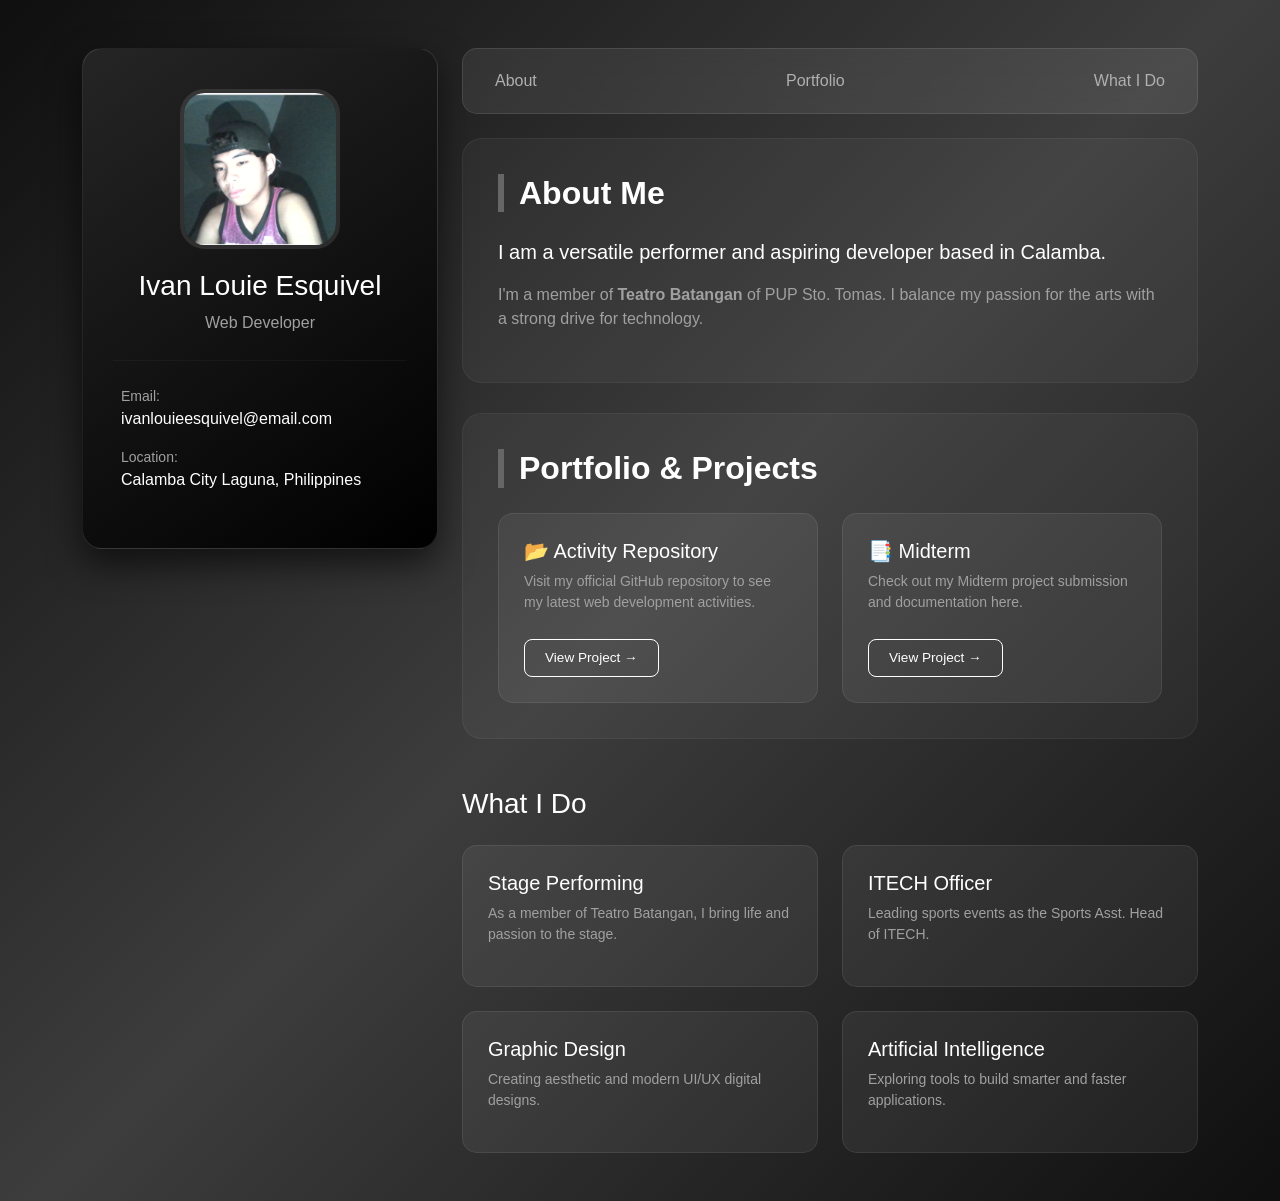
<file: index.html>
<!DOCTYPE html>
<html lang="en">
<head>
    <meta charset="UTF-8">
    <meta name="viewport" content="width=device-width, initial-scale=1.0">
    <title>My Portfolio | Ivan Louie Esquivel</title>

    <link href="https://cdn.jsdelivr.net/npm/bootstrap@5.3.0/dist/css/bootstrap.min.css" rel="stylesheet">

    <style>
        body {
            background: linear-gradient(135deg, #0f0f0f, #3d3d3d, #0f0f0f);
            color: #ffffff;
            font-family: 'Segoe UI', Roboto, Helvetica, Arial, sans-serif;
            min-height: 100vh;
            margin: 0;
        }

        .profile-card {
            background: linear-gradient(145deg, #252525, #000000);
            border-radius: 20px;
            padding: 40px 30px;
            box-shadow: 0 15px 35px rgba(0, 0, 0, 0.6);
            text-align: center;
            border: 1px solid rgba(255, 255, 255, 0.1);
        }

        .profile-card img {
            width: 160px;
            height: 160px;
            border-radius: 25px;
            object-fit: cover;
            margin-bottom: 20px;
            border: 4px solid rgba(255, 255, 255, 0.1);
        }

        .navbar {
            background: rgba(255, 255, 255, 0.08);
            backdrop-filter: blur(12px);
            border-radius: 15px;
            padding: 12px 25px;
            border: 1px solid rgba(255, 255, 255, 0.1);
        }

        .nav-link {
            color: #b0b0b0 !important;
            font-weight: 500;
            transition: 0.3s;
        }

        .nav-link:hover {
            color: #ffffff !important;
        }

        .section-box {
            background: rgba(255, 255, 255, 0.04);
            border-radius: 20px;
            padding: 35px;
            margin-bottom: 30px;
            border: 1px solid rgba(255, 255, 255, 0.05);
        }

        .info-card {
            background: rgba(255, 255, 255, 0.06);
            border-radius: 15px;
            padding: 25px;
            border: 1px solid rgba(255, 255, 255, 0.08);
            height: 100%;
            transition: all 0.3s ease;
        }

        .info-card:hover {
            background: rgba(255, 255, 255, 0.1);
            transform: translateY(-5px);
        }

        h2.section-title {
            font-weight: 700;
            margin-bottom: 25px;
            position: relative;
            padding-left: 15px;
            border-left: 6px solid #666;
        }

        .btn-visit {
            background: transparent;
            border: 1px solid #ffffff;
            color: white;
            padding: 8px 20px;
            border-radius: 8px;
            text-decoration: none;
            display: inline-block;
            transition: 0.3s;
            font-size: 0.85rem;
            margin-top: 10px;
        }

        .btn-visit:hover {
            background: #ffffff;
            color: #000000;
        }

        .text-secondary-custom {
            color: #a0a0a0;
        }

        hr {
            border-top: 1px solid rgba(255, 255, 255, 0.15);
            margin: 25px 0;
        }
    </style>
</head>
<body>

<div class="container py-5">
    <div class="row">
        <div class="col-lg-4">
            <div class="profile-card">
                <img src="Screenshot 2026-01-03 194626.png" alt="Ivan Louie Esquivel">
                <h3>Ivan Louie Esquivel</h3>
                <p class="text-secondary-custom mb-4">Web Developer</p>
                <hr>
                <div class="text-start ps-2">
                    <div class="mb-3">
                        <small class="text-secondary-custom d-block">Email:</small>
                        <span>ivanlouieesquivel@email.com</span>
                    </div>
                    <div class="mb-3">
                        <small class="text-secondary-custom d-block">Location:</small>
                        <span>Calamba City Laguna, Philippines</span>
                    </div>
                </div>
            </div>
        </div>

        <div class="col-lg-8">
            <nav class="navbar navbar-expand px-4 mb-4">
                <div class="navbar-nav w-100 d-flex justify-content-between text-center">
                    <a class="nav-link" href="#about">About</a>
                    <a class="nav-link" href="#portfolio">Portfolio</a>
                    <a class="nav-link" href="#what-i-do">What I Do</a>
                </div>
            </nav>

            <div id="about" class="section-box">
                <h2 class="section-title">About Me</h2>
                <p class="lead">I am a versatile performer and aspiring developer based in Calamba.</p>
                <p class="text-secondary-custom">I'm a member of <strong>Teatro Batangan</strong> of PUP Sto. Tomas. I balance my passion for the arts with a strong drive for technology.</p>
            </div>

            <div id="portfolio" class="section-box">
                <h2 class="section-title">Portfolio & Projects</h2>
                <div class="row g-4">
                    <div class="col-md-6">
                        <div class="info-card">
                            <h5 class="mb-2">📂 Activity Repository</h5>
                            <p class="small text-secondary-custom">Visit my official GitHub repository to see my latest web development activities.</p>
                            <a href="https://ivanvx.github.io/ivan.github.io/" target="_blank" class="btn-visit">View Project →</a>
                        </div>
                    </div>
                    <div class="col-md-6">
                        <div class="info-card">
                            <h5 class="mb-2">📑 Midterm</h5>
                            <p class="small text-secondary-custom">Check out my Midterm project submission and documentation here.</p>
                            <a href="https://ivanvxn.github.io/Ivanvxn/" target="_blank" class="btn-visit">View Project →</a>
                        </div>
                    </div>
                </div>
            </div>

            <h3 id="what-i-do" class="mb-4 mt-5">What I Do</h3>
            <div class="row g-4">
                <div class="col-md-6">
                    <div class="info-card">
                        <h5>Stage Performing</h5>
                        <p class="small text-secondary-custom">As a member of Teatro Batangan, I bring life and passion to the stage.</p>
                    </div>
                </div>
                <div class="col-md-6">
                    <div class="info-card">
                        <h5>ITECH Officer</h5>
                        <p class="small text-secondary-custom">Leading sports events as the Sports Asst. Head of ITECH.</p>
                    </div>
                </div>
                <div class="col-md-6">
                    <div class="info-card">
                        <h5>Graphic Design</h5>
                        <p class="small text-secondary-custom">Creating aesthetic and modern UI/UX digital designs.</p>
                    </div>
                </div>
                <div class="col-md-6">
                    <div class="info-card">
                        <h5>Artificial Intelligence</h5>
                        <p class="small text-secondary-custom">Exploring tools to build smarter and faster applications.</p>
                    </div>
                </div>
            </div>
        </div>
    </div>
</div>

<script src="https://cdn.jsdelivr.net/npm/bootstrap@5.3.0/dist/js/bootstrap.bundle.min.js"></script>

</body>
</html>
</file>
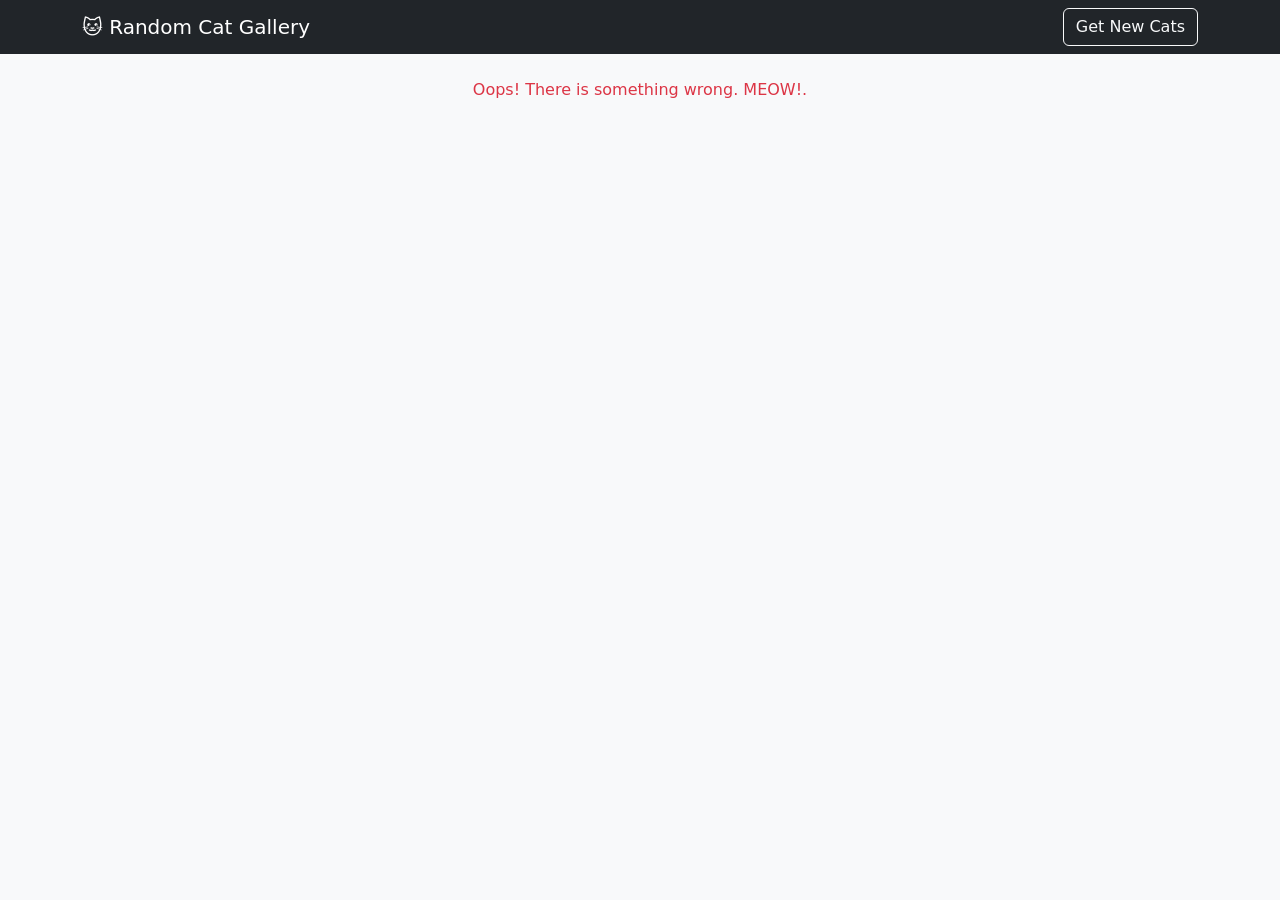
<file: midterms/index.html>
<!DOCTYPE html>
<html lang="en">

<head>
    <meta charset="UTF-8">
    <meta name="viewport" content="width=device-width, initial-scale=1.0">
    <title>Cat API Gallery</title>
    <link href="https://cdn.jsdelivr.net/npm/bootstrap@5.3.0/dist/css/bootstrap.min.css" rel="stylesheet">
    <link rel="stylesheet" href="style.css">
</head>

<body class="bg-light">
    <nav class="navbar navbar-dark bg-dark mb-4">
        <div class="container"> <span class="navbar-brand mb-0 h1">🐱 Random Cat Gallery</span> <button id="refresh-btn"
                class="btn btn-outline-light">Get New Cats</button> </div>
    </nav>
    <div class="container">
        <div id="loader" class="text-center d-none">
            <div class="spinner-border text-primary" role="status"> <span class="visually-hidden">Loading...</span>
            </div>
        </div>
        <div id="cat-container" class="row g-4"> </div>
    </div>
    <script src="script.js"></script>
</body>

</html>
</file>
<file: midterms/style.css>
.cat-card-img {
    height: 250px;
    object-fit: cover; 
    border-radius: 8px 8px 0 0;
}

.card {
    transition: transform 0.3s ease;
    border: none;
    box-shadow: 0 4px 8px rgba(0,0,0,0.1);
}

.card:hover {
    transform: translateY(-5px); 
}

#refresh-btn {
    transition: all 0.2s;
}
</file>
